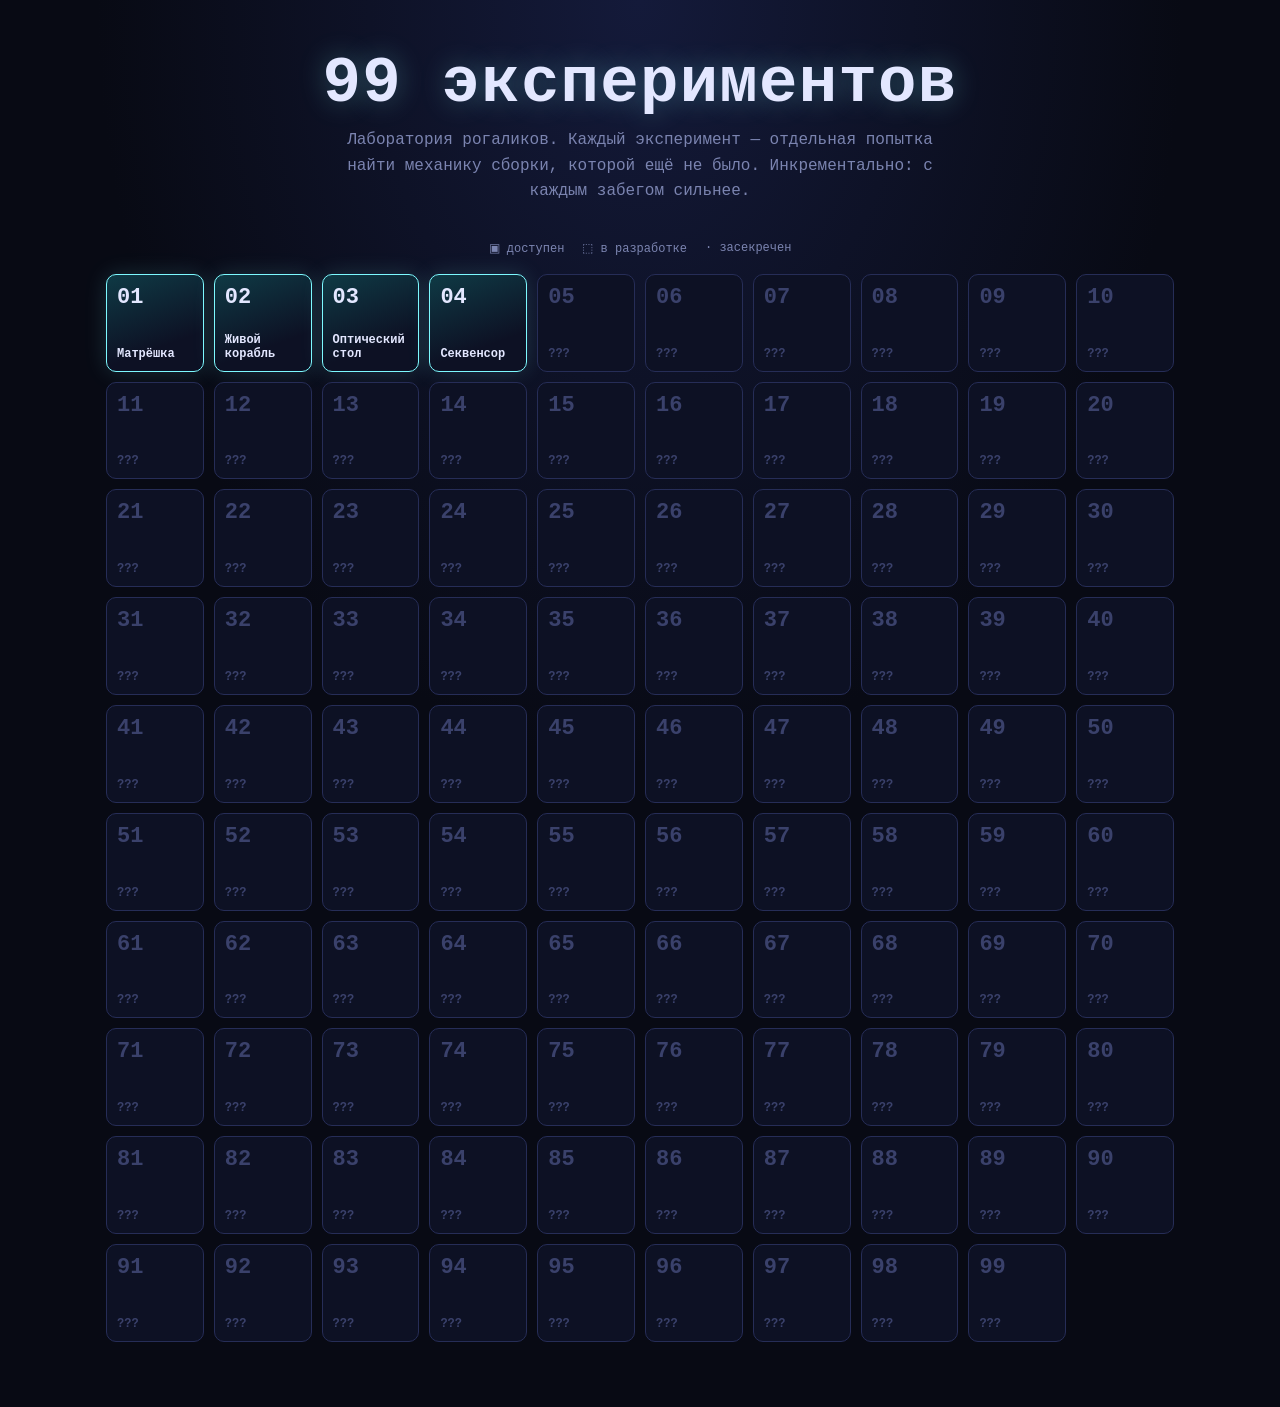
<file: index.html>
<!doctype html>
<html lang="ru">
<head>
  <meta charset="utf-8">
  <meta name="viewport" content="width=device-width, initial-scale=1, viewport-fit=cover">
  <meta name="theme-color" content="#080a14">
  <title>99 экспериментов</title>
  <link rel="stylesheet" href="css/common.css">
  <style>
    body { min-height: 100%; background: radial-gradient(ellipse at top, #141a3a 0%, #080a14 60%); }
    .wrap { max-width: 1100px; margin: 0 auto; padding: 48px 16px 64px; }
    header { text-align: center; margin-bottom: 36px; }
    header h1 { font-size: clamp(34px, 7vw, 64px); margin-bottom: 8px; text-shadow: 0 0 28px rgba(125,249,255,.3); }
    header p { color: var(--muted); max-width: 620px; margin: 0 auto; line-height: 1.6; }
    .grid { display: grid; grid-template-columns: repeat(auto-fill, minmax(96px, 1fr)); gap: 10px; }
    .tile {
      aspect-ratio: 1; border: 1px solid var(--line); border-radius: 10px; background: #0d1124;
      display: flex; flex-direction: column; justify-content: space-between; padding: 10px;
      color: #3a416b; text-decoration: none; font-size: 12px; position: relative; overflow: hidden;
    }
    .tile .num { font-size: 22px; font-weight: 700; }
    .tile.open { color: var(--text); border-color: var(--accent); background: linear-gradient(160deg, #0f3a45, #0d1124 70%); box-shadow: 0 0 22px rgba(125,249,255,.15); }
    .tile.open:hover { transform: translateY(-2px); box-shadow: 0 0 28px rgba(125,249,255,.3); }
    .tile.soon { color: #a3a9cc; border-color: #4a3f7a; border-style: dashed; }
    .tile .name { font-weight: 700; }
    .tile .meta { font-size: 10px; color: var(--muted); }
    .legend { display: flex; gap: 18px; justify-content: center; margin-bottom: 18px; font-size: 12px; color: var(--muted); flex-wrap: wrap; }
  </style>
</head>
<body>
  <div class="wrap">
    <header>
      <h1>99 экспериментов</h1>
      <p>Лаборатория рогаликов. Каждый эксперимент — отдельная попытка найти механику сборки, которой ещё не было. Инкрементально: с каждым забегом сильнее.</p>
    </header>
    <div class="legend"><span>▣ доступен</span><span>⬚ в разработке</span><span>· засекречен</span></div>
    <div class="grid" id="grid"></div>
  </div>
  <script>
    const EXPERIMENTS = {
      1: { name: 'Матрёшка', href: 'experiments/01-matryoshka/index.html', saveKey: 'e99.exp1' },
      2: { name: 'Живой корабль', href: 'experiments/02-living-ship/index.html', saveKey: 'e99.exp2' },
      3: { name: 'Оптический стол', href: 'experiments/03-optics/index.html', saveKey: 'e99.exp3' },
      4: { name: 'Секвенсор', href: 'experiments/04-sequencer/index.html', saveKey: 'e99.exp4' },
    };
    const grid = document.getElementById('grid');
    for (let i = 1; i <= 99; i++) {
      const e = EXPERIMENTS[i];
      const t = document.createElement(e && !e.soon ? 'a' : 'div');
      t.className = 'tile' + (e ? (e.soon ? ' soon' : ' open') : '');
      let metaLine = '';
      if (e && e.saveKey) {
        try {
          const m = JSON.parse(localStorage.getItem(e.saveKey) || 'null');
          if (m && m.runs) metaLine = `забегов: ${m.runs} · волна ${m.bestWave}`;
        } catch (_) {}
      }
      t.innerHTML = `<span class="num">${String(i).padStart(2, '0')}</span>
        <span><div class="name">${e ? e.name : '???'}</div><div class="meta">${e && e.soon ? 'в разработке' : metaLine}</div></span>`;
      if (e && !e.soon) t.href = e.href;
      if (e && e.soon) t.title = 'План: ' + e.href;
      grid.appendChild(t);
    }
  </script>
</body>
</html>
</file>
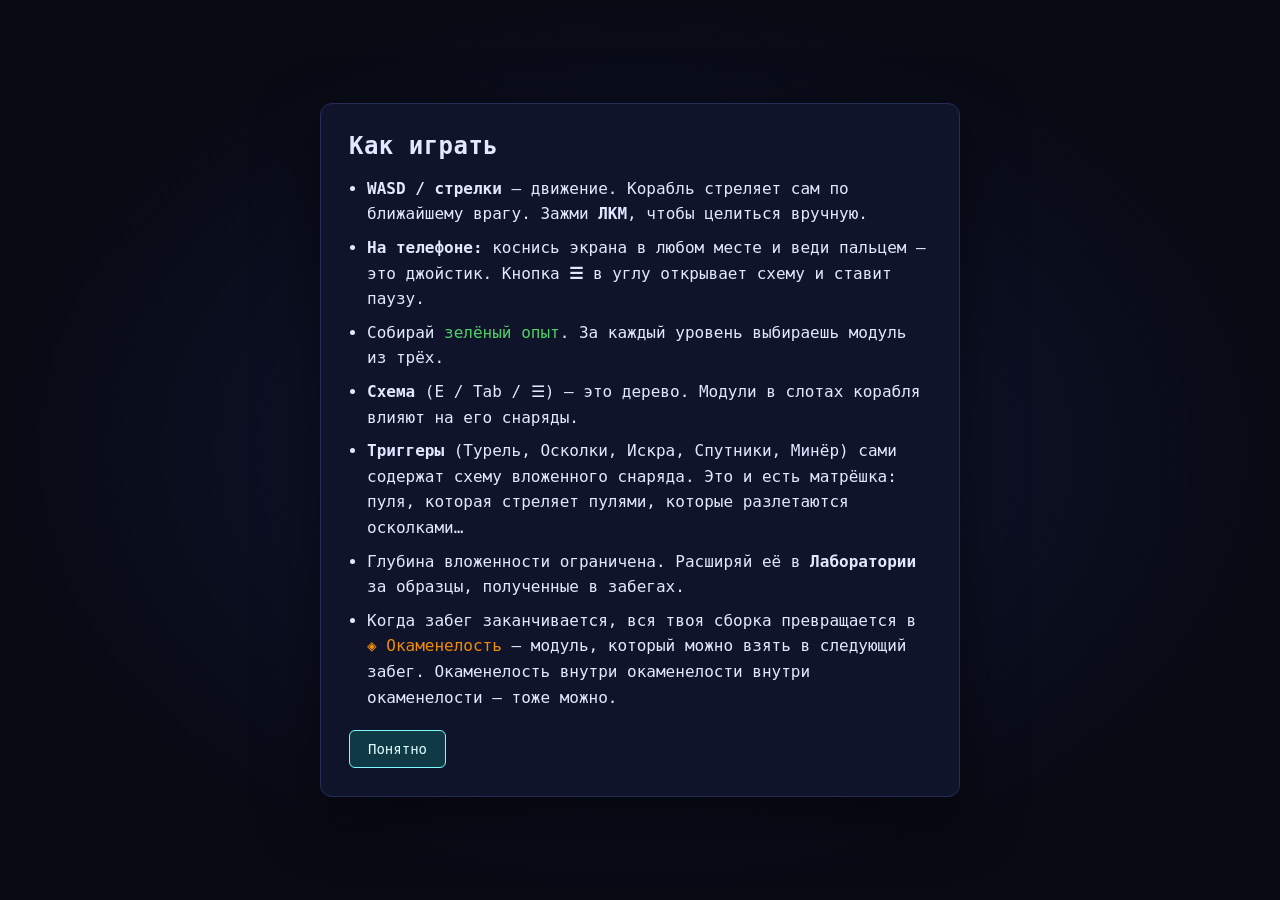
<file: experiments/01-matryoshka/index.html>
<!doctype html>
<html lang="ru">
<head>
  <meta charset="utf-8">
  <meta name="viewport" content="width=device-width, initial-scale=1, maximum-scale=1, user-scalable=no, viewport-fit=cover">
  <meta name="mobile-web-app-capable" content="yes">
  <meta name="apple-mobile-web-app-capable" content="yes">
  <meta name="theme-color" content="#080a14">
  <title>Эксперимент 1 — Матрёшка · 99 экспериментов</title>
  <link rel="stylesheet" href="../../css/common.css">
  <link rel="stylesheet" href="style.css">
</head>
<body>
  <canvas id="game"></canvas>
  <button id="btn-pause" class="hud-btn hidden" aria-label="Схема и пауза">☰<span>схема</span></button>

  <!-- Главное меню эксперимента -->
  <section id="screen-menu" class="screen">
    <div class="panel menu-panel">
      <div class="exp-tag">ЭКСПЕРИМЕНТ 01</div>
      <h1>Матрёшка</h1>
      <p class="tagline">Твои снаряды — тоже корабли. Вставляй оружие в пули, пули в пули, а прошлые забеги — внутрь всего этого.</p>
      <div class="menu-stats" id="menu-stats"></div>
      <div class="menu-buttons">
        <button class="btn primary" id="btn-start">Начать забег</button>
        <button class="btn" id="btn-lab">Лаборатория</button>
        <button class="btn" id="btn-help">Как играть</button>
        <a class="btn ghost" href="../../index.html">← К списку экспериментов</a>
      </div>
    </div>
  </section>

  <!-- Как играть -->
  <section id="screen-help" class="screen hidden">
    <div class="panel help-panel">
      <h2>Как играть</h2>
      <ul class="help-list">
        <li><b>WASD / стрелки</b> — движение. Корабль стреляет сам по ближайшему врагу. Зажми <b>ЛКМ</b>, чтобы целиться вручную.</li>
        <li><b>На телефоне:</b> коснись экрана в любом месте и веди пальцем — это джойстик. Кнопка <b>☰</b> в углу открывает схему и ставит паузу.</li>
        <li>Собирай <span class="c-green">зелёный опыт</span>. За каждый уровень выбираешь модуль из трёх.</li>
        <li><b>Схема</b> (E / Tab / ☰) — это дерево. Модули в слотах корабля влияют на его снаряды.</li>
        <li><b>Триггеры</b> (Турель, Осколки, Искра, Спутники, Минёр) сами содержат схему вложенного снаряда. Это и есть матрёшка: пуля, которая стреляет пулями, которые разлетаются осколками…</li>
        <li>Глубина вложенности ограничена. Расширяй её в <b>Лаборатории</b> за образцы, полученные в забегах.</li>
        <li>Когда забег заканчивается, вся твоя сборка превращается в <span class="c-amber">◈ Окаменелость</span> — модуль, который можно взять в следующий забег. Окаменелость внутри окаменелости внутри окаменелости — тоже можно.</li>
      </ul>
      <button class="btn primary" data-back>Понятно</button>
    </div>
  </section>

  <!-- Лаборатория -->
  <section id="screen-lab" class="screen hidden">
    <div class="panel lab-panel">
      <div class="lab-head">
        <h2>Лаборатория</h2>
        <div class="samples" id="lab-samples"></div>
      </div>
      <div class="lab-cols">
        <div>
          <h3>Улучшения</h3>
          <div class="cards" id="lab-upgrades"></div>
          <h3>Новые модули</h3>
          <div class="cards" id="lab-unlocks"></div>
        </div>
        <div>
          <h3>Окаменелости <span class="muted" id="lab-fossil-cap"></span></h3>
          <p class="muted small">Отметь, какие взять в следующий забег. Они появятся в запасе модулей.</p>
          <div id="lab-fossils" class="fossil-list"></div>
        </div>
      </div>
      <div class="lab-foot">
        <button class="btn primary" id="lab-start">Начать забег</button>
        <button class="btn" data-back>Назад</button>
        <button class="btn danger small" id="lab-reset">Сбросить прогресс</button>
      </div>
    </div>
  </section>

  <!-- Схема / выбор модуля -->
  <section id="screen-editor" class="screen hidden overlay">
    <div class="panel editor-panel">
      <div class="editor-head">
        <h2 id="editor-title">Схема</h2>
        <div class="muted small" id="editor-sub"></div>
      </div>
      <div id="editor-offers" class="offers"></div>
      <div class="editor-body">
        <div class="tree-wrap">
          <div id="editor-tree"></div>
        </div>
        <div class="side">
          <h3>Запас</h3>
          <div id="editor-inventory" class="inventory"></div>
          <div id="editor-info" class="info"></div>
        </div>
      </div>
      <div class="editor-foot">
        <span id="editor-msg" class="msg"></span>
        <button class="btn danger small" id="editor-quit">Завершить забег</button>
        <button class="btn primary" id="editor-continue">Продолжить</button>
      </div>
    </div>
  </section>

  <!-- Итоги -->
  <section id="screen-results" class="screen hidden overlay">
    <div class="panel results-panel">
      <h2>Забег окончен</h2>
      <div id="results-body"></div>
      <div class="menu-buttons">
        <button class="btn primary" id="res-lab">В лабораторию</button>
        <button class="btn" id="res-again">Ещё забег</button>
        <button class="btn ghost" id="res-menu">В меню</button>
      </div>
    </div>
  </section>

  <script src="js/data.js"></script>
  <script src="js/save.js"></script>
  <script src="js/tree.js"></script>
  <script src="js/game.js"></script>
  <script src="js/main.js"></script>
</body>
</html>
</file>
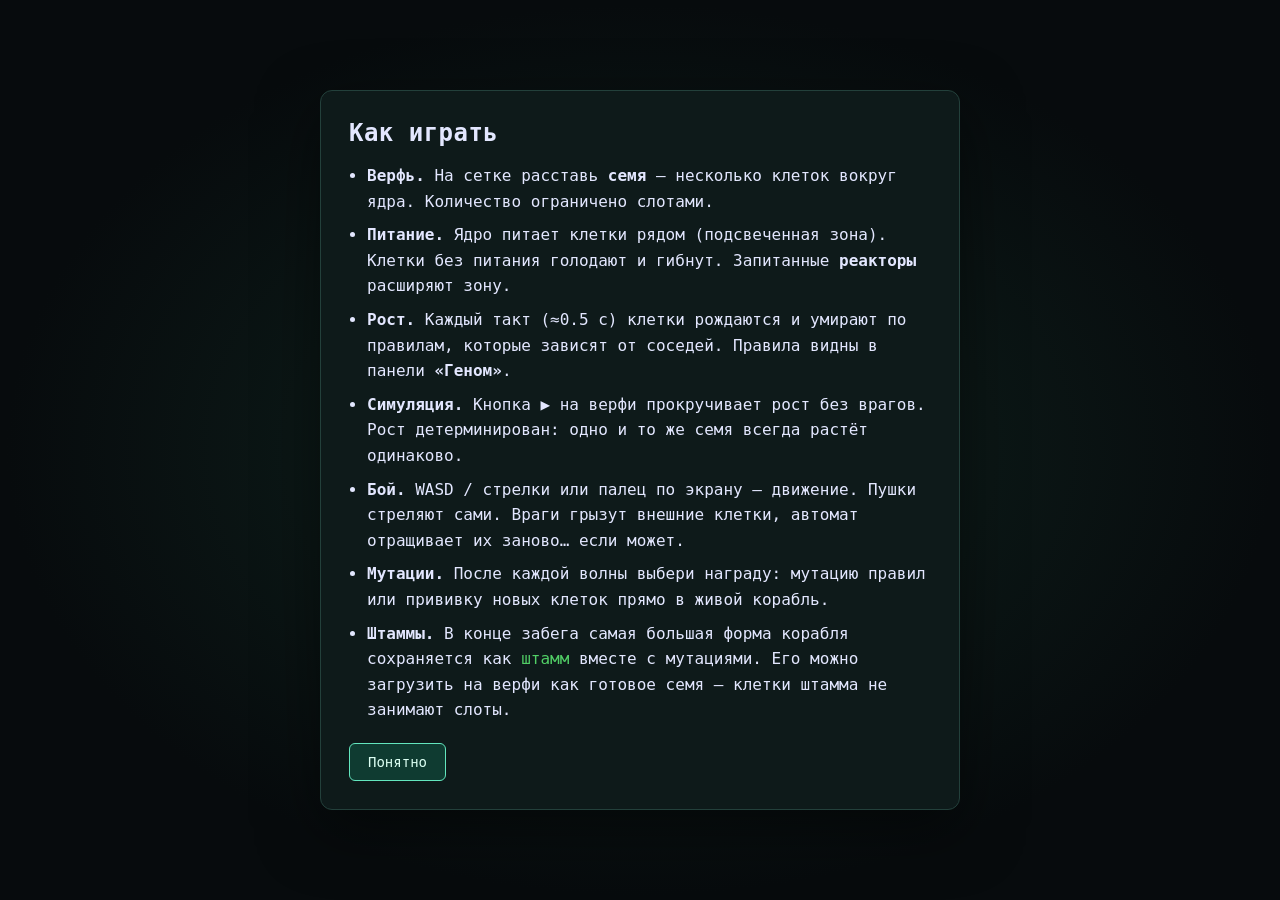
<file: experiments/02-living-ship/index.html>
<!doctype html>
<html lang="ru">
<head>
  <meta charset="utf-8">
  <meta name="viewport" content="width=device-width, initial-scale=1, maximum-scale=1, user-scalable=no, viewport-fit=cover">
  <meta name="mobile-web-app-capable" content="yes">
  <meta name="apple-mobile-web-app-capable" content="yes">
  <meta name="theme-color" content="#070b0d">
  <title>Эксперимент 2 — Живой корабль · 99 экспериментов</title>
  <link rel="stylesheet" href="../../css/common.css">
  <link rel="stylesheet" href="style.css">
</head>
<body>
  <canvas id="game"></canvas>
  <button id="btn-pause" class="hud-btn hidden" aria-label="Геном и пауза">☰<span>геном</span></button>

  <!-- Меню -->
  <section id="screen-menu" class="screen">
    <div class="panel menu-panel">
      <div class="exp-tag">ЭКСПЕРИМЕНТ 02</div>
      <h1>Живой корабль</h1>
      <p class="tagline">Ты проектируешь не корабль, а семя. В бою по нему работает клеточный автомат: корабль растёт, мутирует и залечивает раны по своим правилам.</p>
      <div class="menu-stats" id="menu-stats"></div>
      <div class="menu-buttons">
        <button class="btn primary" id="btn-yard">Верфь → в бой</button>
        <button class="btn" id="btn-lab">Лаборатория</button>
        <button class="btn" id="btn-help">Как играть</button>
        <a class="btn ghost" href="../../index.html">← К списку экспериментов</a>
      </div>
    </div>
  </section>

  <!-- Помощь -->
  <section id="screen-help" class="screen hidden">
    <div class="panel help-panel">
      <h2>Как играть</h2>
      <ul class="help-list">
        <li><b>Верфь.</b> На сетке расставь <b>семя</b> — несколько клеток вокруг ядра. Количество ограничено слотами.</li>
        <li><b>Питание.</b> Ядро питает клетки рядом (подсвеченная зона). Клетки без питания голодают и гибнут. Запитанные <b>реакторы</b> расширяют зону.</li>
        <li><b>Рост.</b> Каждый такт (≈0.5 с) клетки рождаются и умирают по правилам, которые зависят от соседей. Правила видны в панели <b>«Геном»</b>.</li>
        <li><b>Симуляция.</b> Кнопка ▶ на верфи прокручивает рост без врагов. Рост детерминирован: одно и то же семя всегда растёт одинаково.</li>
        <li><b>Бой.</b> WASD / стрелки или палец по экрану — движение. Пушки стреляют сами. Враги грызут внешние клетки, автомат отращивает их заново… если может.</li>
        <li><b>Мутации.</b> После каждой волны выбери награду: мутацию правил или прививку новых клеток прямо в живой корабль.</li>
        <li><b>Штаммы.</b> В конце забега самая большая форма корабля сохраняется как <span class="c-green">штамм</span> вместе с мутациями. Его можно загрузить на верфи как готовое семя — клетки штамма не занимают слоты.</li>
      </ul>
      <button class="btn primary" data-back>Понятно</button>
    </div>
  </section>

  <!-- Верфь -->
  <section id="screen-yard" class="screen hidden">
    <div class="panel yard-panel">
      <div class="yard-head">
        <h2>Верфь</h2>
        <div class="muted small" id="yard-info"></div>
      </div>
      <div class="yard-body">
        <div class="yard-left">
          <div class="palette" id="yard-palette"></div>
          <div class="grid-wrap"><div id="yard-grid" class="cellgrid"></div></div>
          <div class="sim-bar">
            <button class="btn small" id="sim-toggle">▶ Симуляция</button>
            <input type="range" id="sim-slider" min="0" max="40" value="0" disabled>
            <span class="muted small" id="sim-label">такт 0</span>
          </div>
          <div class="sim-stats small" id="sim-stats"></div>
        </div>
        <div class="yard-right">
          <h3>Геном</h3>
          <div id="yard-genome" class="genome"></div>
          <h3>Штаммы</h3>
          <div id="yard-strains" class="strain-list"></div>
        </div>
      </div>
      <div class="yard-foot">
        <button class="btn ghost small" id="yard-clear">Очистить</button>
        <button class="btn" data-back>Назад</button>
        <button class="btn primary" id="yard-start">В бой</button>
      </div>
    </div>
  </section>

  <!-- Лаборатория -->
  <section id="screen-lab" class="screen hidden">
    <div class="panel lab-panel">
      <div class="lab-head">
        <h2>Лаборатория</h2>
        <div class="samples" id="lab-biomass"></div>
      </div>
      <h3>Улучшения</h3>
      <div class="cards" id="lab-upgrades"></div>
      <h3>Новые клетки</h3>
      <div class="cards" id="lab-unlocks"></div>
      <div class="lab-foot">
        <button class="btn primary" id="lab-yard">На верфь</button>
        <button class="btn" data-back>Назад</button>
        <button class="btn danger small" id="lab-reset">Сбросить прогресс</button>
      </div>
    </div>
  </section>

  <!-- Награда после волны -->
  <section id="screen-reward" class="screen hidden overlay">
    <div class="panel reward-panel">
      <h2 id="reward-title">Волна пережита! Выбери мутацию</h2>
      <div id="reward-cards" class="offers"></div>
      <div id="graft-box" class="hidden">
        <p id="graft-info" class="small"></p>
        <div class="grid-wrap"><div id="graft-grid" class="cellgrid"></div></div>
        <div class="reward-foot"><button class="btn primary" id="graft-done">Готово</button></div>
      </div>
    </div>
  </section>

  <!-- Пауза / геном -->
  <section id="screen-pause" class="screen hidden overlay">
    <div class="panel pause-panel">
      <h2>Геном корабля</h2>
      <div class="pause-body">
        <div class="grid-wrap"><div id="pause-grid" class="cellgrid"></div></div>
        <div>
          <div id="pause-genome" class="genome"></div>
          <h3>Мутации</h3>
          <div id="pause-mutations" class="mut-list"></div>
        </div>
      </div>
      <div class="pause-foot">
        <button class="btn danger small" id="pause-quit">Завершить забег</button>
        <button class="btn primary" id="pause-continue">Продолжить</button>
      </div>
    </div>
  </section>

  <!-- Итоги -->
  <section id="screen-results" class="screen hidden overlay">
    <div class="panel results-panel">
      <h2>Ядро погибло</h2>
      <div id="results-body"></div>
      <div class="menu-buttons">
        <button class="btn primary" id="res-yard">На верфь</button>
        <button class="btn" id="res-lab">В лабораторию</button>
        <button class="btn ghost" id="res-menu">В меню</button>
      </div>
    </div>
  </section>

  <script src="js/data.js"></script>
  <script src="js/save.js"></script>
  <script src="js/automaton.js"></script>
  <script src="js/game.js"></script>
  <script src="js/main.js"></script>
</body>
</html>
</file>
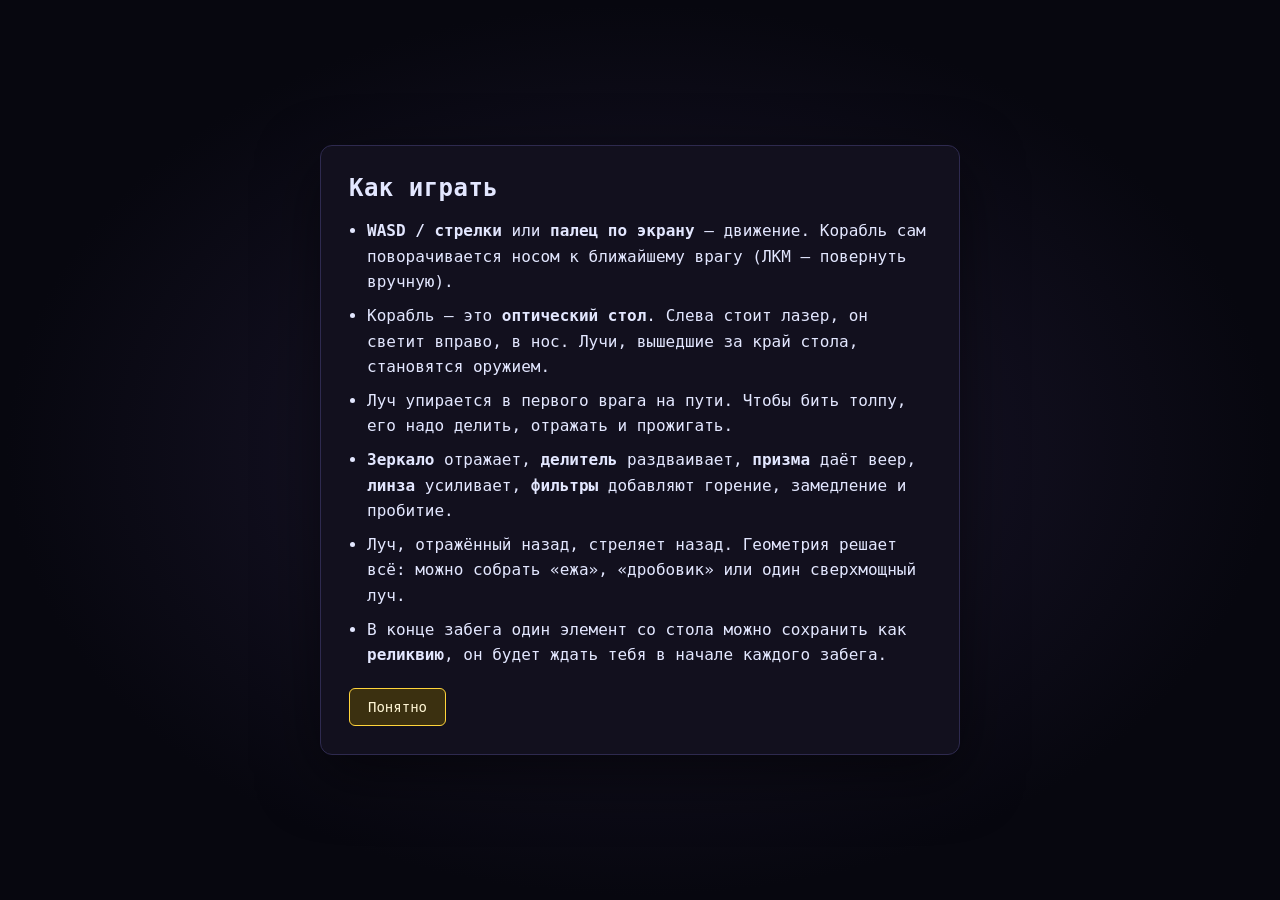
<file: experiments/03-optics/index.html>
<!doctype html>
<html lang="ru">
<head>
  <meta charset="utf-8">
  <meta name="viewport" content="width=device-width, initial-scale=1, maximum-scale=1, user-scalable=no, viewport-fit=cover">
  <meta name="mobile-web-app-capable" content="yes">
  <meta name="apple-mobile-web-app-capable" content="yes">
  <meta name="theme-color" content="#07070f">
  <title>Эксперимент 3 — Оптический стол · 99 экспериментов</title>
  <link rel="stylesheet" href="../../css/common.css">
  <link rel="stylesheet" href="../../css/experiment.css">
  <link rel="stylesheet" href="style.css">
</head>
<body>
  <canvas id="game"></canvas>
  <button id="btn-pause" class="hud-btn hidden" aria-label="Стол и пауза">☰<span>стол</span></button>

  <section id="screen-menu" class="screen">
    <div class="panel menu-panel">
      <div class="exp-tag">ЭКСПЕРИМЕНТ 03</div>
      <h1>Оптический стол</h1>
      <p class="tagline">Один лазер. Зеркала, призмы, линзы и фильтры. Оружие — это траектория света, которую ты собрал.</p>
      <div class="menu-stats" id="menu-stats"></div>
      <div class="menu-buttons">
        <button class="btn primary" id="btn-start">Начать забег</button>
        <button class="btn" id="btn-lab">Лаборатория</button>
        <button class="btn" id="btn-help">Как играть</button>
        <a class="btn ghost" href="../../index.html">← К списку экспериментов</a>
      </div>
    </div>
  </section>

  <section id="screen-help" class="screen hidden">
    <div class="panel help-panel">
      <h2>Как играть</h2>
      <ul class="help-list">
        <li><b>WASD / стрелки</b> или <b>палец по экрану</b> — движение. Корабль сам поворачивается носом к ближайшему врагу (ЛКМ — повернуть вручную).</li>
        <li>Корабль — это <b>оптический стол</b>. Слева стоит лазер, он светит вправо, в нос. Лучи, вышедшие за край стола, становятся оружием.</li>
        <li>Луч упирается в первого врага на пути. Чтобы бить толпу, его надо делить, отражать и прожигать.</li>
        <li><b>Зеркало</b> отражает, <b>делитель</b> раздваивает, <b>призма</b> даёт веер, <b>линза</b> усиливает, <b>фильтры</b> добавляют горение, замедление и пробитие.</li>
        <li>Луч, отражённый назад, стреляет назад. Геометрия решает всё: можно собрать «ежа», «дробовик» или один сверхмощный луч.</li>
        <li>В конце забега один элемент со стола можно сохранить как <b>реликвию</b>, он будет ждать тебя в начале каждого забега.</li>
      </ul>
      <button class="btn primary" data-back>Понятно</button>
    </div>
  </section>

  <section id="screen-lab" class="screen hidden">
    <div class="panel lab-panel">
      <div class="lab-head"><h2>Лаборатория</h2><div class="samples" id="lab-currency"></div></div>
      <h3>Реликвии</h3>
      <div id="lab-relics" class="relics"></div>
      <h3>Улучшения</h3>
      <div class="cards" id="lab-upgrades"></div>
      <h3>Новые элементы</h3>
      <div class="cards" id="lab-unlocks"></div>
      <div class="lab-foot">
        <button class="btn primary" id="lab-start">Начать забег</button>
        <button class="btn" data-back>Назад</button>
        <button class="btn danger small" id="lab-reset">Сбросить прогресс</button>
      </div>
    </div>
  </section>

  <section id="screen-editor" class="screen hidden overlay">
    <div class="panel editor-panel">
      <div class="editor-head">
        <h2 id="editor-title">Оптический стол</h2>
        <div class="muted small" id="editor-sub"></div>
      </div>
      <div id="editor-offers" class="offers"></div>
      <div class="bench-layout">
        <div class="bench-col">
          <div class="bench-wrap"><canvas id="bench-canvas"></canvas></div>
          <div class="muted small bench-stats" id="bench-stats"></div>
        </div>
        <div class="side">
          <div class="tools">
            <button class="btn small" data-tool="rotate">↻ Поворот</button>
            <button class="btn small" data-tool="remove">✕ Убрать</button>
          </div>
          <h3>Запас</h3>
          <div id="editor-inventory" class="inventory"></div>
          <div id="editor-info" class="info muted">Нажми на элемент, чтобы узнать, что он делает.</div>
        </div>
      </div>
      <div class="editor-foot">
        <span id="editor-msg" class="msg"></span>
        <button class="btn danger small" id="editor-quit">Завершить забег</button>
        <button class="btn primary" id="editor-continue">Продолжить</button>
      </div>
    </div>
  </section>

  <section id="screen-results" class="screen hidden overlay">
    <div class="panel results-panel">
      <h2>Забег окончен</h2>
      <div id="results-body"></div>
      <div class="menu-buttons">
        <button class="btn primary" id="res-lab">В лабораторию</button>
        <button class="btn" id="res-again">Ещё забег</button>
        <button class="btn ghost" id="res-menu">В меню</button>
      </div>
    </div>
  </section>

  <script src="../../shared/ui.js"></script>
  <script src="../../shared/arena.js"></script>
  <script src="js/data.js"></script>
  <script src="js/optics.js"></script>
  <script src="js/main.js"></script>
</body>
</html>
</file>
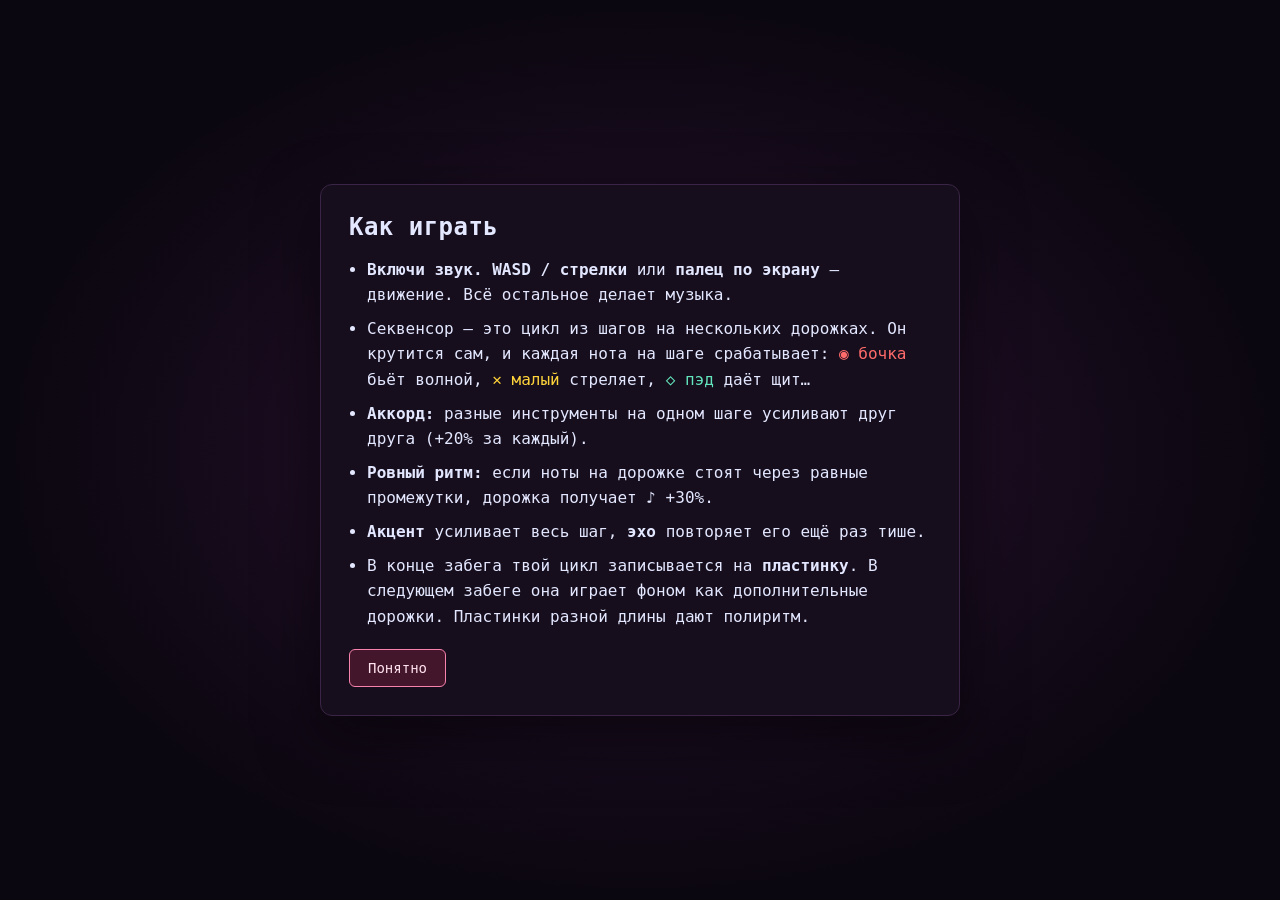
<file: experiments/04-sequencer/index.html>
<!doctype html>
<html lang="ru">
<head>
  <meta charset="utf-8">
  <meta name="viewport" content="width=device-width, initial-scale=1, maximum-scale=1, user-scalable=no, viewport-fit=cover">
  <meta name="mobile-web-app-capable" content="yes">
  <meta name="apple-mobile-web-app-capable" content="yes">
  <meta name="theme-color" content="#0b0710">
  <title>Эксперимент 4 — Секвенсор · 99 экспериментов</title>
  <link rel="stylesheet" href="../../css/common.css">
  <link rel="stylesheet" href="../../css/experiment.css">
  <link rel="stylesheet" href="style.css">
</head>
<body>
  <canvas id="game"></canvas>
  <button id="btn-pause" class="hud-btn hidden" aria-label="Секвенсор и пауза">☰<span>ноты</span></button>
  <button id="btn-mute" class="mute-btn hidden" aria-label="Звук">🔊</button>

  <section id="screen-menu" class="screen">
    <div class="panel menu-panel">
      <div class="exp-tag">ЭКСПЕРИМЕНТ 04</div>
      <h1>Секвенсор</h1>
      <p class="tagline">Оружие — это музыкальный цикл. Каждая нота — выстрел, удар или щит. Как ты сочинишь бит, так он и будет играть.</p>
      <div class="menu-stats" id="menu-stats"></div>
      <div class="menu-buttons">
        <button class="btn primary" id="btn-start">Начать забег</button>
        <button class="btn" id="btn-lab">Лаборатория</button>
        <button class="btn" id="btn-help">Как играть</button>
        <a class="btn ghost" href="../../index.html">← К списку экспериментов</a>
      </div>
    </div>
  </section>

  <section id="screen-help" class="screen hidden">
    <div class="panel help-panel">
      <h2>Как играть</h2>
      <ul class="help-list">
        <li><b>Включи звук.</b> <b>WASD / стрелки</b> или <b>палец по экрану</b> — движение. Всё остальное делает музыка.</li>
        <li>Секвенсор — это цикл из шагов на нескольких дорожках. Он крутится сам, и каждая нота на шаге срабатывает: <span style="color:#ff6b6b">◉ бочка</span> бьёт волной, <span style="color:#ffd43b">✕ малый</span> стреляет, <span style="color:#63e6be">◇ пэд</span> даёт щит…</li>
        <li><b>Аккорд:</b> разные инструменты на одном шаге усиливают друг друга (+20% за каждый).</li>
        <li><b>Ровный ритм:</b> если ноты на дорожке стоят через равные промежутки, дорожка получает ♪ +30%.</li>
        <li><b>Акцент</b> усиливает весь шаг, <b>эхо</b> повторяет его ещё раз тише.</li>
        <li>В конце забега твой цикл записывается на <b>пластинку</b>. В следующем забеге она играет фоном как дополнительные дорожки. Пластинки разной длины дают полиритм.</li>
      </ul>
      <button class="btn primary" data-back>Понятно</button>
    </div>
  </section>

  <section id="screen-lab" class="screen hidden">
    <div class="panel lab-panel">
      <div class="lab-head"><h2>Лаборатория</h2><div class="samples" id="lab-currency"></div></div>
      <h3>Пластинки <span class="muted" id="lab-rec-cap"></span></h3>
      <div id="lab-records" class="pick-list"></div>
      <h3>Улучшения</h3>
      <div class="cards" id="lab-upgrades"></div>
      <h3>Новые инструменты</h3>
      <div class="cards" id="lab-unlocks"></div>
      <div class="lab-foot">
        <button class="btn primary" id="lab-start">Начать забег</button>
        <button class="btn" data-back>Назад</button>
        <button class="btn danger small" id="lab-reset">Сбросить прогресс</button>
      </div>
    </div>
  </section>

  <section id="screen-editor" class="screen hidden overlay">
    <div class="panel editor-panel">
      <div class="editor-head">
        <h2 id="editor-title">Секвенсор</h2>
        <div class="muted small" id="editor-sub"></div>
      </div>
      <div id="editor-offers" class="offers"></div>
      <div class="seq-wrap"><div id="seq-grid" class="seq-grid"></div></div>
      <div class="seq-tools"><button class="btn small" id="seq-preview">▶ Прослушать</button></div>
      <h3>Запас</h3>
      <div id="editor-inventory" class="inventory"></div>
      <div id="editor-info" class="info muted">Нажми на ноту, чтобы услышать её и узнать, что она делает.</div>
      <div class="editor-foot">
        <span id="editor-msg" class="msg"></span>
        <button class="btn danger small" id="editor-quit">Завершить забег</button>
        <button class="btn primary" id="editor-continue">Продолжить</button>
      </div>
    </div>
  </section>

  <section id="screen-results" class="screen hidden overlay">
    <div class="panel results-panel">
      <h2>Музыка стихла</h2>
      <div id="results-body"></div>
      <div class="menu-buttons">
        <button class="btn primary" id="res-lab">В лабораторию</button>
        <button class="btn" id="res-again">Ещё забег</button>
        <button class="btn ghost" id="res-menu">В меню</button>
      </div>
    </div>
  </section>

  <script src="../../shared/ui.js"></script>
  <script src="../../shared/arena.js"></script>
  <script src="js/data.js"></script>
  <script src="js/audio.js"></script>
  <script src="js/seq.js"></script>
  <script src="js/main.js"></script>
</body>
</html>
</file>
<file: css/common.css>
/* Общий стиль «99 экспериментов» */
:root {
  --bg: #080a14;
  --panel: #10142a;
  --panel-2: #161b38;
  --line: #262d57;
  --text: #e3e7ff;
  --muted: #7b84b0;
  --accent: #7df9ff;
  --green: #51cf66;
  --amber: #f08c00;
  --danger: #ff6b6b;
  --font: ui-monospace, 'JetBrains Mono', Menlo, Consolas, monospace;
}
* { box-sizing: border-box; }
html, body { margin: 0; height: 100%; background: var(--bg); color: var(--text); font-family: var(--font); }
a { color: var(--accent); }
h1, h2, h3 { margin: 0 0 12px; font-weight: 700; letter-spacing: 0.02em; }
.muted { color: var(--muted); }
.small { font-size: 12px; }
.hidden { display: none !important; }
.c-green { color: var(--green); }
.c-amber { color: var(--amber); }

.btn {
  display: inline-block; font: inherit; font-size: 14px; color: var(--text); text-decoration: none; text-align: center;
  background: var(--panel-2); border: 1px solid var(--line); border-radius: 6px; padding: 10px 18px; cursor: pointer;
  transition: border-color .12s, background .12s, transform .05s;
}
.btn:hover:not(:disabled) { border-color: var(--accent); }
.btn:active:not(:disabled) { transform: translateY(1px); }
.btn:disabled { opacity: .45; cursor: default; }
.btn.primary { background: #0f3a45; border-color: var(--accent); color: #dffcff; }
.btn.danger { border-color: #6b2a35; color: #ffb3b3; }
.btn.ghost { background: transparent; }
.btn.small { padding: 6px 12px; font-size: 12px; }
</file>
<file: experiments/01-matryoshka/style.css>
body { overflow: hidden; overscroll-behavior: none; -webkit-user-select: none; user-select: none; -webkit-tap-highlight-color: transparent; }
canvas#game { position: fixed; inset: 0; display: block; touch-action: none; }
button, .btn, summary, label { touch-action: manipulation; }

.hud-btn {
  position: fixed; z-index: 4; right: max(16px, env(safe-area-inset-right)); bottom: max(16px, env(safe-area-inset-bottom));
  width: 64px; height: 64px; border-radius: 50%; font: inherit; font-size: 24px; line-height: 1; color: var(--accent);
  background: rgba(16, 20, 42, 0.8); border: 1px solid var(--accent); cursor: pointer;
  display: flex; flex-direction: column; align-items: center; justify-content: center; gap: 2px;
  box-shadow: 0 0 18px rgba(125,249,255,.2);
}
.hud-btn span { font-size: 9px; letter-spacing: .08em; color: var(--muted); }
.hud-btn:active { transform: scale(.95); }

.screen {
  position: fixed; inset: 0; display: flex; align-items: center; justify-content: center;
  padding: 16px; background: radial-gradient(ellipse at center, #121836 0%, #080a14 70%); overflow: auto; z-index: 5;
}
.screen.overlay { background: rgba(5, 7, 16, 0.78); backdrop-filter: blur(2px); }
.panel {
  background: var(--panel); border: 1px solid var(--line); border-radius: 12px; padding: 28px;
  box-shadow: 0 20px 60px rgba(0,0,0,.5); max-height: calc(100vh - 32px); max-height: calc(100dvh - 32px); overflow: auto;
}

/* меню */
.menu-panel { width: min(560px, 100%); text-align: center; }
.exp-tag { color: var(--accent); font-size: 12px; letter-spacing: .3em; margin-bottom: 8px; }
.menu-panel h1 { font-size: 44px; text-shadow: 0 0 24px rgba(125,249,255,.35); }
.tagline { color: var(--muted); line-height: 1.5; }
.menu-buttons { display: flex; flex-direction: column; gap: 10px; margin-top: 22px; }
.menu-stats, .res-grid { display: grid; grid-template-columns: repeat(4, 1fr); gap: 8px; margin: 18px 0; }
.menu-stats > div, .res-grid > div { background: var(--panel-2); border-radius: 8px; padding: 10px 4px; display: flex; flex-direction: column; gap: 4px; }
.menu-stats b, .res-grid b { font-size: 20px; }
.menu-stats span, .res-grid span { font-size: 11px; color: var(--muted); }
.menu-stats:has(> span) { display: block; }

/* помощь */
.help-panel { width: min(640px, 100%); }
.help-list { line-height: 1.6; padding-left: 18px; margin-bottom: 20px; }
.help-list li { margin-bottom: 8px; }

/* лаборатория */
.lab-panel { width: min(1100px, 100%); }
.lab-head { display: flex; justify-content: space-between; align-items: baseline; }
.samples { font-size: 20px; }
.lab-cols { display: grid; grid-template-columns: 3fr 2fr; gap: 24px; margin-top: 10px; }
.lab-cols h3 { margin-top: 16px; color: var(--accent); font-size: 14px; letter-spacing: .1em; text-transform: uppercase; }
.cards { display: grid; grid-template-columns: repeat(auto-fill, minmax(220px, 1fr)); gap: 10px; }
.card { background: var(--panel-2); border: 1px solid var(--line); border-radius: 8px; padding: 12px; display: flex; flex-direction: column; gap: 8px; }
.card.maxed { opacity: .6; }
.card-title { font-weight: 700; font-size: 13px; }
.card-desc { font-size: 12px; color: #b7bee0; line-height: 1.4; flex: 1; }
.card .btn { align-self: flex-start; }
.pips { color: var(--accent); font-size: 10px; letter-spacing: 1px; margin-left: 4px; }
.kind { font-size: 10px; color: var(--muted); font-weight: 400; margin-left: 4px; }
.lab-foot { display: flex; gap: 10px; margin-top: 22px; align-items: center; flex-wrap: wrap; }
.lab-foot .danger { margin-left: auto; }
.fossil-list { display: flex; flex-direction: column; gap: 8px; }
.fossil { background: var(--panel-2); border: 1px solid var(--line); border-radius: 8px; padding: 10px; display: flex; flex-direction: column; gap: 6px; }
.fossil.selected { border-color: var(--amber); box-shadow: 0 0 0 1px rgba(240,140,0,.3) inset; }
.fossil-main { display: flex; gap: 10px; align-items: flex-start; cursor: pointer; font-size: 13px; }
.fossil .btn { align-self: flex-end; }
.fossil-tree { font-size: 13px; word-break: break-all; line-height: 1.6; }
.mini { margin: 0 1px; }
.mini.empty { color: #3a416b; }
.mini-nest { color: var(--muted); }
.mod-icon { display: inline-block; width: 1.2em; text-align: center; }

/* редактор */
.editor-panel { width: min(1100px, 100%); display: flex; flex-direction: column; gap: 14px; }
.editor-head h2 { margin-bottom: 4px; }
.offers { display: grid; grid-template-columns: repeat(3, 1fr); gap: 12px; }
.offer {
  font: inherit; color: var(--text); text-align: left; cursor: pointer;
  background: linear-gradient(180deg, color-mix(in srgb, var(--c) 14%, var(--panel-2)), var(--panel-2));
  border: 1px solid color-mix(in srgb, var(--c) 50%, var(--line)); border-radius: 10px; padding: 14px;
  transition: transform .1s, box-shadow .1s;
}
.offer:hover { transform: translateY(-2px); box-shadow: 0 0 18px color-mix(in srgb, var(--c) 40%, transparent); }
.offer-icon { font-size: 30px; color: var(--c); }
.offer-name { font-weight: 700; margin: 4px 0; }
.offer-kind { font-size: 11px; color: var(--muted); margin-bottom: 6px; }
.offer-desc { font-size: 12px; line-height: 1.4; color: #c5cbe8; }

.editor-body { display: grid; grid-template-columns: 1fr 280px; gap: 16px; min-height: 0; }
.tree-wrap { background: #0b0f22; border: 1px solid var(--line); border-radius: 10px; padding: 12px; overflow: auto; max-height: 55vh; }
.side { display: flex; flex-direction: column; gap: 10px; }
.side h3 { font-size: 13px; color: var(--accent); margin: 0; letter-spacing: .1em; text-transform: uppercase; }
.inventory { display: flex; flex-direction: column; gap: 6px; max-height: 30vh; overflow: auto; }
.info { background: var(--panel-2); border-radius: 8px; padding: 12px; font-size: 12px; line-height: 1.5; min-height: 110px; }
.info-title { font-weight: 700; font-size: 14px; }
.info-kind { color: var(--muted); font-size: 11px; margin-bottom: 6px; }

.node { border-left: 2px solid var(--dc); padding: 4px 0 4px 10px; margin: 4px 0; }
.node-head { display: flex; gap: 10px; align-items: baseline; flex-wrap: wrap; margin-bottom: 6px; }
.depth-badge { color: var(--dc); font-size: 11px; font-weight: 700; letter-spacing: .12em; }
.node-stats { color: var(--muted); font-size: 11px; }
.slots { display: flex; flex-direction: column; gap: 6px; }
.slot-row { display: flex; flex-direction: column; }
.slot-row > .node, .slot-row > .fossil-nest { margin-left: 22px; }
.slot, .item {
  font: inherit; font-size: 13px; color: var(--text); text-align: left; cursor: pointer;
  display: flex; align-items: center; gap: 8px; width: 100%; max-width: 360px;
  background: var(--panel-2); border: 1px dashed #333b6e; border-radius: 6px; padding: 7px 10px;
}
.slot.filled, .item { border: 1px solid color-mix(in srgb, var(--c) 55%, var(--line)); }
.slot.filled .mod-icon, .item .mod-icon { color: var(--c); }
.slot:hover:not(:disabled), .item:hover { border-color: var(--accent); }
.slot:disabled { cursor: default; opacity: .85; }
.slot.can { border-color: var(--green); border-style: solid; box-shadow: 0 0 10px rgba(81,207,102,.25); }
.slot.cannot { border-color: #5a2430; }
.item.selected { box-shadow: 0 0 0 2px var(--c); background: color-mix(in srgb, var(--c) 15%, var(--panel-2)); }
.item-name { flex: 1; }
.fossil-nest summary { cursor: pointer; padding: 4px 0; }

.editor-foot { display: flex; gap: 10px; align-items: center; justify-content: flex-end; flex-wrap: wrap; }
.msg { margin-right: auto; color: #ffd8a8; font-size: 12px; }

/* итоги */
.results-panel { width: min(560px, 100%); text-align: center; }
.res-fossil { background: var(--panel-2); border: 1px solid var(--amber); border-radius: 8px; padding: 12px; margin-top: 8px; display: flex; flex-direction: column; gap: 6px; }

@media (max-width: 800px) {
  .lab-cols, .editor-body { grid-template-columns: 1fr; }
  .offers { grid-template-columns: 1fr; }
  .menu-stats, .res-grid { grid-template-columns: repeat(2, 1fr); }
}

/* телефоны */
@media (max-width: 600px) {
  .screen { padding: 8px; }
  .panel { padding: 16px; border-radius: 10px; max-height: calc(100vh - 16px); max-height: calc(100dvh - 16px); width: 100% !important; }
  .menu-panel h1 { font-size: 34px; }
  .btn { padding: 12px 16px; }
  .btn.small { padding: 9px 12px; }

  .editor-panel { gap: 10px; padding-bottom: 0; }
  .editor-head h2 { font-size: 18px; }
  .offer { padding: 10px 12px; display: grid; grid-template-columns: 36px 1fr; column-gap: 8px; }
  .offer-icon { font-size: 24px; grid-row: span 3; align-self: center; }
  .offer-name { margin: 0; }
  .offer-desc { grid-column: 2; }
  .tree-wrap, .inventory { max-height: none; overflow: visible; }
  .tree-wrap { padding: 8px; }
  .slot-row > .node, .slot-row > .fossil-nest { margin-left: 10px; }
  .node { padding-left: 8px; }
  .slot, .item { max-width: none; padding: 11px 10px; font-size: 14px; }
  .inventory { display: grid; grid-template-columns: 1fr 1fr; }
  .info { min-height: 0; }
  .editor-foot {
    position: sticky; bottom: 0; background: var(--panel); border-top: 1px solid var(--line);
    margin: 0 -16px; padding: 10px 16px max(12px, env(safe-area-inset-bottom));
  }
  .msg { flex-basis: 100%; order: -1; }
  .editor-foot .btn.primary { flex: 1; }

  .lab-head { flex-wrap: wrap; gap: 4px; }
  .cards { grid-template-columns: 1fr; }
  .lab-foot { position: sticky; bottom: -16px; background: var(--panel); padding: 10px 0 16px; margin-bottom: -16px; }
  .lab-foot .btn.primary { flex: 1; }
  .lab-foot .danger { margin-left: 0; }
}
</file>
<file: experiments/02-living-ship/style.css>
/* Эксперимент 2: биологическая палитра поверх общего стиля */
:root { --accent: #63e6be; --panel: #0e1a1a; --panel-2: #142424; --line: #23403b; --muted: #7b9b90; --bg: #070b0d; }
.btn.primary { background: #0f3b31; border-color: var(--accent); color: #dcfff3; }
body { overflow: hidden; overscroll-behavior: none; -webkit-user-select: none; user-select: none; -webkit-tap-highlight-color: transparent; }
canvas#game { position: fixed; inset: 0; display: block; touch-action: none; }
button, .btn, summary, label { touch-action: manipulation; }

.hud-btn {
  position: fixed; z-index: 4; right: max(16px, env(safe-area-inset-right)); bottom: max(16px, env(safe-area-inset-bottom));
  width: 64px; height: 64px; border-radius: 50%; font: inherit; font-size: 24px; line-height: 1; color: var(--accent);
  background: rgba(16, 20, 42, 0.8); border: 1px solid var(--accent); cursor: pointer;
  display: flex; flex-direction: column; align-items: center; justify-content: center; gap: 2px;
  box-shadow: 0 0 18px rgba(99,230,190,.2);
}
.hud-btn span { font-size: 9px; letter-spacing: .08em; color: var(--muted); }
.hud-btn:active { transform: scale(.95); }

.screen {
  position: fixed; inset: 0; display: flex; align-items: center; justify-content: center;
  padding: 16px; background: radial-gradient(ellipse at center, #10241f 0%, #070b0d 70%); overflow: auto; z-index: 5;
}
.screen.overlay { background: rgba(4, 9, 8, 0.8); backdrop-filter: blur(2px); }
.panel {
  background: var(--panel); border: 1px solid var(--line); border-radius: 12px; padding: 28px;
  box-shadow: 0 20px 60px rgba(0,0,0,.5); max-height: calc(100vh - 32px); max-height: calc(100dvh - 32px); overflow: auto;
}

/* меню */
.menu-panel { width: min(560px, 100%); text-align: center; }
.exp-tag { color: var(--accent); font-size: 12px; letter-spacing: .3em; margin-bottom: 8px; }
.menu-panel h1 { font-size: 44px; text-shadow: 0 0 24px rgba(99,230,190,.35); }
.tagline { color: var(--muted); line-height: 1.5; }
.menu-buttons { display: flex; flex-direction: column; gap: 10px; margin-top: 22px; }
.menu-stats, .res-grid { display: grid; grid-template-columns: repeat(4, 1fr); gap: 8px; margin: 18px 0; }
.menu-stats > div, .res-grid > div { background: var(--panel-2); border-radius: 8px; padding: 10px 4px; display: flex; flex-direction: column; gap: 4px; }
.menu-stats b, .res-grid b { font-size: 20px; }
.menu-stats span, .res-grid span { font-size: 11px; color: var(--muted); }
.menu-stats:has(> span) { display: block; }

/* помощь */
.help-panel { width: min(640px, 100%); }
.help-list { line-height: 1.6; padding-left: 18px; margin-bottom: 20px; }
.help-list li { margin-bottom: 8px; }

/* лаборатория */
.lab-panel { width: min(1100px, 100%); }
.lab-head { display: flex; justify-content: space-between; align-items: baseline; }
.samples { font-size: 20px; }
.lab-cols { display: grid; grid-template-columns: 3fr 2fr; gap: 24px; margin-top: 10px; }
.lab-cols h3 { margin-top: 16px; color: var(--accent); font-size: 14px; letter-spacing: .1em; text-transform: uppercase; }
.cards { display: grid; grid-template-columns: repeat(auto-fill, minmax(220px, 1fr)); gap: 10px; }
.card { background: var(--panel-2); border: 1px solid var(--line); border-radius: 8px; padding: 12px; display: flex; flex-direction: column; gap: 8px; }
.card.maxed { opacity: .6; }
.card-title { font-weight: 700; font-size: 13px; }
.card-desc { font-size: 12px; color: #b7bee0; line-height: 1.4; flex: 1; }
.card .btn { align-self: flex-start; }
.pips { color: var(--accent); font-size: 10px; letter-spacing: 1px; margin-left: 4px; }
.kind { font-size: 10px; color: var(--muted); font-weight: 400; margin-left: 4px; }
.lab-foot { display: flex; gap: 10px; margin-top: 22px; align-items: center; flex-wrap: wrap; }
.lab-foot .danger { margin-left: auto; }
.fossil-list { display: flex; flex-direction: column; gap: 8px; }
.fossil { background: var(--panel-2); border: 1px solid var(--line); border-radius: 8px; padding: 10px; display: flex; flex-direction: column; gap: 6px; }
.fossil.selected { border-color: var(--amber); box-shadow: 0 0 0 1px rgba(240,140,0,.3) inset; }
.fossil-main { display: flex; gap: 10px; align-items: flex-start; cursor: pointer; font-size: 13px; }
.fossil .btn { align-self: flex-end; }
.fossil-tree { font-size: 13px; word-break: break-all; line-height: 1.6; }
.mini { margin: 0 1px; }
.mini.empty { color: #3a416b; }
.mini-nest { color: var(--muted); }
.mod-icon { display: inline-block; width: 1.2em; text-align: center; }

/* редактор */
.editor-panel { width: min(1100px, 100%); display: flex; flex-direction: column; gap: 14px; }
.editor-head h2 { margin-bottom: 4px; }
.offers { display: grid; grid-template-columns: repeat(3, 1fr); gap: 12px; }
.offer {
  font: inherit; color: var(--text); text-align: left; cursor: pointer;
  background: linear-gradient(180deg, color-mix(in srgb, var(--c) 14%, var(--panel-2)), var(--panel-2));
  border: 1px solid color-mix(in srgb, var(--c) 50%, var(--line)); border-radius: 10px; padding: 14px;
  transition: transform .1s, box-shadow .1s;
}
.offer:hover { transform: translateY(-2px); box-shadow: 0 0 18px color-mix(in srgb, var(--c) 40%, transparent); }
.offer-icon { font-size: 30px; color: var(--c); }
.offer-name { font-weight: 700; margin: 4px 0; }
.offer-kind { font-size: 11px; color: var(--muted); margin-bottom: 6px; }
.offer-desc { font-size: 12px; line-height: 1.4; color: #c5cbe8; }

.editor-body { display: grid; grid-template-columns: 1fr 280px; gap: 16px; min-height: 0; }
.tree-wrap { background: #0a1414; border: 1px solid var(--line); border-radius: 10px; padding: 12px; overflow: auto; max-height: 55vh; }
.side { display: flex; flex-direction: column; gap: 10px; }
.side h3 { font-size: 13px; color: var(--accent); margin: 0; letter-spacing: .1em; text-transform: uppercase; }
.inventory { display: flex; flex-direction: column; gap: 6px; max-height: 30vh; overflow: auto; }
.info { background: var(--panel-2); border-radius: 8px; padding: 12px; font-size: 12px; line-height: 1.5; min-height: 110px; }
.info-title { font-weight: 700; font-size: 14px; }
.info-kind { color: var(--muted); font-size: 11px; margin-bottom: 6px; }

.node { border-left: 2px solid var(--dc); padding: 4px 0 4px 10px; margin: 4px 0; }
.node-head { display: flex; gap: 10px; align-items: baseline; flex-wrap: wrap; margin-bottom: 6px; }
.depth-badge { color: var(--dc); font-size: 11px; font-weight: 700; letter-spacing: .12em; }
.node-stats { color: var(--muted); font-size: 11px; }
.slots { display: flex; flex-direction: column; gap: 6px; }
.slot-row { display: flex; flex-direction: column; }
.slot-row > .node, .slot-row > .fossil-nest { margin-left: 22px; }
.slot, .item {
  font: inherit; font-size: 13px; color: var(--text); text-align: left; cursor: pointer;
  display: flex; align-items: center; gap: 8px; width: 100%; max-width: 360px;
  background: var(--panel-2); border: 1px dashed #333b6e; border-radius: 6px; padding: 7px 10px;
}
.slot.filled, .item { border: 1px solid color-mix(in srgb, var(--c) 55%, var(--line)); }
.slot.filled .mod-icon, .item .mod-icon { color: var(--c); }
.slot:hover:not(:disabled), .item:hover { border-color: var(--accent); }
.slot:disabled { cursor: default; opacity: .85; }
.slot.can { border-color: var(--green); border-style: solid; box-shadow: 0 0 10px rgba(81,207,102,.25); }
.slot.cannot { border-color: #5a2430; }
.item.selected { box-shadow: 0 0 0 2px var(--c); background: color-mix(in srgb, var(--c) 15%, var(--panel-2)); }
.item-name { flex: 1; }
.fossil-nest summary { cursor: pointer; padding: 4px 0; }

.editor-foot { display: flex; gap: 10px; align-items: center; justify-content: flex-end; flex-wrap: wrap; }
.msg { margin-right: auto; color: #ffd8a8; font-size: 12px; }

/* итоги */
.results-panel { width: min(560px, 100%); text-align: center; }
.res-fossil { background: var(--panel-2); border: 1px solid var(--amber); border-radius: 8px; padding: 12px; margin-top: 8px; display: flex; flex-direction: column; gap: 6px; }

@media (max-width: 800px) {
  .lab-cols, .editor-body { grid-template-columns: 1fr; }
  .offers { grid-template-columns: 1fr; }
  .menu-stats, .res-grid { grid-template-columns: repeat(2, 1fr); }
}

/* телефоны */
@media (max-width: 600px) {
  .screen { padding: 8px; }
  .panel { padding: 16px; border-radius: 10px; max-height: calc(100vh - 16px); max-height: calc(100dvh - 16px); width: 100% !important; }
  .menu-panel h1 { font-size: 34px; }
  .btn { padding: 12px 16px; }
  .btn.small { padding: 9px 12px; }

  .editor-panel { gap: 10px; padding-bottom: 0; }
  .editor-head h2 { font-size: 18px; }
  .offer { padding: 10px 12px; display: grid; grid-template-columns: 36px 1fr; column-gap: 8px; }
  .offer-icon { font-size: 24px; grid-row: span 3; align-self: center; }
  .offer-name { margin: 0; }
  .offer-desc { grid-column: 2; }
  .tree-wrap, .inventory { max-height: none; overflow: visible; }
  .tree-wrap { padding: 8px; }
  .slot-row > .node, .slot-row > .fossil-nest { margin-left: 10px; }
  .node { padding-left: 8px; }
  .slot, .item { max-width: none; padding: 11px 10px; font-size: 14px; }
  .inventory { display: grid; grid-template-columns: 1fr 1fr; }
  .info { min-height: 0; }
  .editor-foot {
    position: sticky; bottom: 0; background: var(--panel); border-top: 1px solid var(--line);
    margin: 0 -16px; padding: 10px 16px max(12px, env(safe-area-inset-bottom));
  }
  .msg { flex-basis: 100%; order: -1; }
  .editor-foot .btn.primary { flex: 1; }

  .lab-head { flex-wrap: wrap; gap: 4px; }
  .cards { grid-template-columns: 1fr; }
  .lab-foot { position: sticky; bottom: -16px; background: var(--panel); padding: 10px 0 16px; margin-bottom: -16px; }
  .lab-foot .btn.primary { flex: 1; }
  .lab-foot .danger { margin-left: 0; }
}

/* ---------- Сетка клеток (верфь, прививка, пауза) ---------- */
.grid-wrap { display: flex; justify-content: center; }
.cellgrid {
  display: grid; gap: 2px; width: min(100%, 460px); aspect-ratio: 1; padding: 6px;
  background: #081110; border: 1px solid var(--line); border-radius: 10px; touch-action: manipulation;
}
.gcell {
  border-radius: 3px; background: #0d1918; display: flex; align-items: center; justify-content: center;
  font-size: clamp(9px, 2.6vw, 15px); line-height: 1; color: var(--c, #fff); cursor: pointer; position: relative; user-select: none;
}
.gcell.powered { background: #11271f; }
.gcell.filled { background: color-mix(in srgb, var(--c) 28%, #0b1514); box-shadow: inset 0 0 0 1px color-mix(in srgb, var(--c) 70%, transparent); }
.gcell.filled.unpowered { opacity: .45; }
.gcell.inh::after { content: ''; position: absolute; top: 2px; right: 2px; width: 4px; height: 4px; border-radius: 50%; background: #69db7c; }
.gcell.can { box-shadow: inset 0 0 0 1px rgba(99,230,190,.6); }
.gcell.locked { cursor: default; }
.cellgrid.readonly .gcell { cursor: default; }

.palette { display: flex; flex-wrap: wrap; gap: 6px; margin-bottom: 10px; }
.pal {
  font: inherit; font-size: 13px; color: var(--text); cursor: pointer; display: flex; align-items: center; gap: 6px;
  background: var(--panel-2); border: 1px solid color-mix(in srgb, var(--c) 45%, var(--line)); border-radius: 6px; padding: 7px 10px;
}
.pal .ic { color: var(--c); }
.pal.sel { box-shadow: 0 0 0 2px var(--c); background: color-mix(in srgb, var(--c) 16%, var(--panel-2)); }

.yard-panel { width: min(1060px, 100%); display: flex; flex-direction: column; gap: 12px; }
.yard-head { display: flex; justify-content: space-between; align-items: baseline; flex-wrap: wrap; gap: 6px; }
.yard-head h2 { margin: 0; }
.yard-body { display: grid; grid-template-columns: minmax(0, 1fr) 340px; gap: 18px; }
.yard-right h3, .pause-body h3, .lab-panel h3 { color: var(--accent); font-size: 13px; letter-spacing: .1em; text-transform: uppercase; margin: 14px 0 8px; }
.yard-right h3:first-child { margin-top: 0; }
.sim-bar { display: flex; align-items: center; gap: 10px; margin-top: 10px; }
.sim-bar input[type=range] { flex: 1; accent-color: var(--accent); }
.sim-stats { color: var(--muted); margin-top: 6px; min-height: 1.4em; }
.yard-foot, .pause-foot, .reward-foot { display: flex; gap: 10px; justify-content: flex-end; align-items: center; flex-wrap: wrap; }
.yard-foot .ghost { margin-right: auto; }

.genome { display: flex; flex-direction: column; gap: 6px; font-size: 12px; line-height: 1.45; }
.rule { background: var(--panel-2); border-radius: 6px; padding: 7px 9px; border-left: 3px solid var(--c); }
.rule b { color: var(--c); }
.rule.mod { box-shadow: inset 0 0 0 1px rgba(255,212,59,.45); }
.rule.mod::before { content: 'мутация  '; color: #ffd43b; font-size: 10px; letter-spacing: .08em; }

.strain-list { display: flex; flex-direction: column; gap: 6px; }
.strain { background: var(--panel-2); border: 1px solid var(--line); border-radius: 8px; padding: 8px; display: flex; gap: 10px; align-items: center; cursor: pointer; font: inherit; color: var(--text); text-align: left; width: 100%; }
.strain.sel { border-color: var(--accent); box-shadow: 0 0 0 1px var(--accent) inset; }
.strain canvas { width: 54px; height: 54px; border-radius: 4px; background: #081110; flex: none; image-rendering: pixelated; }
.strain .meta { font-size: 11px; color: var(--muted); }

.reward-panel { width: min(900px, 100%); display: flex; flex-direction: column; gap: 14px; }
.pause-panel { width: min(960px, 100%); display: flex; flex-direction: column; gap: 14px; }
.pause-body { display: grid; grid-template-columns: minmax(0, 1fr) 340px; gap: 18px; }
.mut-list { display: flex; flex-wrap: wrap; gap: 6px; font-size: 12px; }
.mut { background: #2b2610; border: 1px solid #6b5a16; color: #ffe8a3; border-radius: 12px; padding: 3px 9px; }
.res-strain canvas { width: 120px; height: 120px; border-radius: 6px; background: #081110; image-rendering: pixelated; }
.res-strain { background: var(--panel-2); border: 1px solid var(--accent); border-radius: 8px; padding: 12px; margin-top: 8px; display: flex; flex-direction: column; align-items: center; gap: 6px; }
.lab-panel { width: min(900px, 100%); }

@media (max-width: 800px) {
  .yard-body, .pause-body { grid-template-columns: 1fr; }
}
@media (max-width: 600px) {
  .yard-foot, .pause-foot, .reward-foot {
    position: sticky; bottom: 0; background: var(--panel); border-top: 1px solid var(--line);
    margin: 0 -16px -16px; padding: 10px 16px max(12px, env(safe-area-inset-bottom));
  }
  .yard-foot .btn.primary, .pause-foot .btn.primary, .reward-foot .btn.primary { flex: 1; }
  .pal { padding: 9px 10px; }
  .cellgrid { gap: 1px; padding: 4px; }
}

.toast {
  position: fixed; left: 50%; top: 70px; transform: translateX(-50%); z-index: 20; max-width: calc(100% - 32px);
  background: #2b2610; border: 1px solid #6b5a16; color: #ffe8a3; padding: 10px 16px; border-radius: 8px; font-size: 13px;
  animation: toast 3.5s forwards;
}
@keyframes toast { 0% { opacity: 0; } 8% { opacity: 1; } 85% { opacity: 1; } 100% { opacity: 0; } }
</file>
<file: css/experiment.css>
/* Общие стили экранов для экспериментов 03+ (поверх common.css). Тема задаётся переменными в style.css эксперимента. */
body { overflow: hidden; overscroll-behavior: none; -webkit-user-select: none; user-select: none; -webkit-tap-highlight-color: transparent; }
canvas#game { position: fixed; inset: 0; display: block; touch-action: none; }
button, .btn, summary, label { touch-action: manipulation; }

.hud-btn {
  position: fixed; z-index: 4; right: max(16px, env(safe-area-inset-right)); bottom: max(16px, env(safe-area-inset-bottom));
  width: 64px; height: 64px; border-radius: 50%; font: inherit; font-size: 24px; line-height: 1; color: var(--accent);
  background: color-mix(in srgb, var(--panel) 85%, transparent); border: 1px solid var(--accent); cursor: pointer;
  display: flex; flex-direction: column; align-items: center; justify-content: center; gap: 2px;
  box-shadow: 0 0 18px color-mix(in srgb, var(--accent) 25%, transparent);
}
.hud-btn span { font-size: 9px; letter-spacing: .08em; color: var(--muted); }
.hud-btn:active { transform: scale(.95); }

.screen {
  position: fixed; inset: 0; display: flex; align-items: center; justify-content: center; padding: 16px;
  background: radial-gradient(ellipse at center, var(--screen-glow, #121836) 0%, var(--bg) 70%); overflow: auto; z-index: 5;
}
.screen.overlay { background: color-mix(in srgb, var(--bg) 80%, transparent); backdrop-filter: blur(2px); }
.panel {
  background: var(--panel); border: 1px solid var(--line); border-radius: 12px; padding: 28px;
  box-shadow: 0 20px 60px rgba(0,0,0,.5); max-height: calc(100vh - 32px); max-height: calc(100dvh - 32px); overflow: auto;
}
.panel h3 { color: var(--accent); font-size: 13px; letter-spacing: .1em; text-transform: uppercase; margin: 16px 0 8px; }

.menu-panel { width: min(560px, 100%); text-align: center; }
.exp-tag { color: var(--accent); font-size: 12px; letter-spacing: .3em; margin-bottom: 8px; }
.menu-panel h1 { font-size: 44px; text-shadow: 0 0 24px color-mix(in srgb, var(--accent) 40%, transparent); }
.tagline { color: var(--muted); line-height: 1.5; }
.menu-buttons { display: flex; flex-direction: column; gap: 10px; margin-top: 22px; }
.menu-stats, .res-grid { display: grid; grid-template-columns: repeat(4, 1fr); gap: 8px; margin: 18px 0; }
.menu-stats > div, .res-grid > div { background: var(--panel-2); border-radius: 8px; padding: 10px 4px; display: flex; flex-direction: column; gap: 4px; }
.menu-stats b, .res-grid b { font-size: 20px; }
.menu-stats span, .res-grid span { font-size: 11px; color: var(--muted); }
.menu-stats:has(> span) { display: block; }

.help-panel { width: min(640px, 100%); }
.help-list { line-height: 1.6; padding-left: 18px; margin-bottom: 20px; }
.help-list li { margin-bottom: 8px; }

.lab-panel { width: min(1000px, 100%); }
.lab-head { display: flex; justify-content: space-between; align-items: baseline; flex-wrap: wrap; gap: 6px; }
.samples { font-size: 20px; }
.cards { display: grid; grid-template-columns: repeat(auto-fill, minmax(220px, 1fr)); gap: 10px; }
.card { background: var(--panel-2); border: 1px solid var(--line); border-radius: 8px; padding: 12px; display: flex; flex-direction: column; gap: 8px; }
.card.maxed { opacity: .6; }
.card-title { font-weight: 700; font-size: 13px; }
.card-desc { font-size: 12px; color: color-mix(in srgb, var(--text) 75%, var(--muted)); line-height: 1.4; flex: 1; }
.card .btn { align-self: flex-start; }
.pips { color: var(--accent); font-size: 10px; letter-spacing: 1px; margin-left: 4px; }
.lab-foot { display: flex; gap: 10px; margin-top: 22px; align-items: center; flex-wrap: wrap; }
.lab-foot .danger { margin-left: auto; }
.mod-icon { display: inline-block; width: 1.2em; text-align: center; }

.offers { display: grid; grid-template-columns: repeat(3, 1fr); gap: 12px; }
.offer {
  font: inherit; color: var(--text); text-align: left; cursor: pointer;
  background: linear-gradient(180deg, color-mix(in srgb, var(--c) 14%, var(--panel-2)), var(--panel-2));
  border: 1px solid color-mix(in srgb, var(--c) 50%, var(--line)); border-radius: 10px; padding: 14px;
  transition: transform .1s, box-shadow .1s;
}
.offer:hover { transform: translateY(-2px); box-shadow: 0 0 18px color-mix(in srgb, var(--c) 40%, transparent); }
.offer-icon { font-size: 30px; color: var(--c); }
.offer-name { font-weight: 700; margin: 4px 0; }
.offer-kind { font-size: 11px; color: var(--muted); margin-bottom: 6px; }
.offer-desc { font-size: 12px; line-height: 1.4; color: color-mix(in srgb, var(--text) 80%, var(--muted)); }

.editor-panel { width: min(1060px, 100%); display: flex; flex-direction: column; gap: 14px; }
.editor-head h2 { margin-bottom: 4px; }
.editor-foot { display: flex; gap: 10px; align-items: center; justify-content: flex-end; flex-wrap: wrap; }
.msg { margin-right: auto; color: #ffd8a8; font-size: 12px; }
.inventory { display: flex; flex-wrap: wrap; gap: 6px; }
.item {
  font: inherit; font-size: 13px; color: var(--text); cursor: pointer; display: flex; align-items: center; gap: 6px;
  background: var(--panel-2); border: 1px solid color-mix(in srgb, var(--c) 50%, var(--line)); border-radius: 6px; padding: 7px 10px;
}
.item .mod-icon { color: var(--c); }
.item.selected { box-shadow: 0 0 0 2px var(--c); background: color-mix(in srgb, var(--c) 15%, var(--panel-2)); }
.info { background: var(--panel-2); border-radius: 8px; padding: 10px 12px; font-size: 12px; line-height: 1.5; min-height: 64px; }
.info-title { font-weight: 700; font-size: 14px; }

.results-panel { width: min(560px, 100%); text-align: center; }
.res-extra { background: var(--panel-2); border: 1px solid var(--accent); border-radius: 8px; padding: 12px; margin-top: 8px; display: flex; flex-direction: column; gap: 6px; align-items: center; }
.pick-list { display: flex; flex-direction: column; gap: 6px; }
.pick { background: var(--panel-2); border: 1px solid var(--line); border-radius: 8px; padding: 8px 10px; display: flex; gap: 10px; align-items: center; font: inherit; color: var(--text); text-align: left; cursor: pointer; width: 100%; }
.pick.sel { border-color: var(--accent); box-shadow: 0 0 0 1px var(--accent) inset; }
.pick .meta { font-size: 11px; color: var(--muted); }

.toast {
  position: fixed; left: 50%; top: 70px; transform: translateX(-50%); z-index: 20; max-width: calc(100% - 32px);
  background: var(--panel-2); border: 1px solid var(--accent); color: var(--text); padding: 10px 16px; border-radius: 8px; font-size: 13px;
  animation: toast 3.5s forwards;
}
@keyframes toast { 0% { opacity: 0; } 8% { opacity: 1; } 85% { opacity: 1; } 100% { opacity: 0; } }

@media (max-width: 800px) {
  .offers { grid-template-columns: 1fr; }
  .menu-stats, .res-grid { grid-template-columns: repeat(2, 1fr); }
}
@media (max-width: 600px) {
  .screen { padding: 8px; }
  .panel { padding: 16px; border-radius: 10px; max-height: calc(100vh - 16px); max-height: calc(100dvh - 16px); width: 100% !important; }
  .menu-panel h1 { font-size: 34px; }
  .btn { padding: 12px 16px; }
  .btn.small { padding: 9px 12px; }
  .offer { padding: 10px 12px; display: grid; grid-template-columns: 36px 1fr; column-gap: 8px; }
  .offer-icon { font-size: 24px; grid-row: span 3; align-self: center; }
  .offer-name { margin: 0; }
  .offer-desc { grid-column: 2; }
  .cards { grid-template-columns: 1fr; }
  .editor-panel { gap: 10px; padding-bottom: 0; }
  .editor-foot, .lab-foot {
    position: sticky; bottom: 0; background: var(--panel); border-top: 1px solid var(--line);
    margin: 0 -16px -16px; padding: 10px 16px max(12px, env(safe-area-inset-bottom));
  }
  .msg { flex-basis: 100%; order: -1; }
  .editor-foot .btn.primary, .lab-foot .btn.primary { flex: 1; }
  .lab-foot .danger { margin-left: 0; }
  .item { padding: 10px; font-size: 14px; }
}
</file>
<file: experiments/03-optics/style.css>
/* Эксперимент 3: тёплая «лазерная» палитра */
:root {
  --accent: #ffd43b; --bg: #07070f; --panel: #12101e; --panel-2: #1b1830; --line: #2e2a4f; --muted: #8b86b8;
  --screen-glow: #1d1830;
}
.btn.primary { background: #3b3010; border-color: var(--accent); color: #fff6d5; }

.bench-layout { display: grid; grid-template-columns: minmax(0, 1fr) 300px; gap: 16px; align-items: start; }
.bench-col { display: flex; flex-direction: column; align-items: center; gap: 6px; }
.bench-wrap { width: 100%; display: flex; justify-content: center; }
#bench-canvas { border-radius: 10px; border: 1px solid var(--line); cursor: pointer; touch-action: manipulation; }
.bench-stats { text-align: center; }
.side { display: flex; flex-direction: column; gap: 8px; }
.side h3 { margin: 6px 0 0; }
.tools { display: flex; gap: 6px; }
.relics { display: flex; flex-wrap: wrap; gap: 6px; }
.relic { border: 1px solid var(--c); color: var(--c); border-radius: 14px; padding: 4px 10px; font-size: 12px; }

@media (max-width: 800px) {
  .bench-layout { grid-template-columns: 1fr; }
}
</file>
<file: experiments/04-sequencer/style.css>
/* Эксперимент 4: неоновая «клубная» палитра */
:root {
  --accent: #f783ac; --bg: #0b0710; --panel: #160e1c; --panel-2: #21152a; --line: #3a2546; --muted: #a08aae;
  --screen-glow: #2a1230;
}
.btn.primary { background: #44162c; border-color: var(--accent); color: #ffe3ee; }

.mute-btn {
  position: fixed; z-index: 4; right: max(16px, env(safe-area-inset-right)); bottom: calc(max(16px, env(safe-area-inset-bottom)) + 76px);
  width: 44px; height: 44px; border-radius: 50%; font-size: 18px; cursor: pointer;
  background: color-mix(in srgb, var(--panel) 85%, transparent); border: 1px solid var(--line);
}

.seq-wrap { overflow-x: auto; padding-bottom: 4px; }
.seq-grid { display: flex; flex-direction: column; gap: 4px; min-width: max-content; }
.seq-row { display: flex; gap: 4px; align-items: center; }
.seq-label { width: 76px; flex: none; font-size: 11px; color: var(--muted); white-space: nowrap; }
.seq-label .groove { color: #ffd43b; }
.seq-h { width: 38px; text-align: center; font-size: 10px; color: var(--muted); }
.seq-h.beat { color: var(--text); }
.seq-h b { color: #ffd43b; font-size: 10px; }
.seq-cell {
  width: 38px; height: 38px; border-radius: 6px; font: inherit; font-size: 17px; color: var(--c, var(--muted)); cursor: pointer;
  background: var(--panel-2); border: 1px solid var(--line); display: flex; align-items: center; justify-content: center; padding: 0;
}
.seq-cell.beat { background: color-mix(in srgb, var(--panel-2) 80%, #fff 6%); }
.seq-cell.filled { background: color-mix(in srgb, var(--c) 22%, var(--panel-2)); border-color: color-mix(in srgb, var(--c) 60%, var(--line)); }
.seq-cell.now { box-shadow: 0 0 0 2px #fff inset; }
.seq-cell:disabled { cursor: default; }
.seq-row.rec .seq-cell { opacity: .55; }
.seq-tools { display: flex; gap: 8px; }
.editor-panel h3 { margin: 4px 0 0; }

.vinyl-ic { font-size: 26px; color: var(--accent); }
.mini-pattern { font-size: 11px; line-height: 1.3; letter-spacing: 1px; margin-top: 4px; }
.mini-pattern i { font-style: normal; }
.mini-pattern i.e { color: #4a3a55; }

@media (max-width: 600px) {
  .seq-row { gap: 3px; }
  .seq-cell { width: 31px; height: 34px; font-size: 15px; }
  .seq-h { width: 31px; }
  .seq-label { width: 44px; font-size: 10px; }
}
</file>
